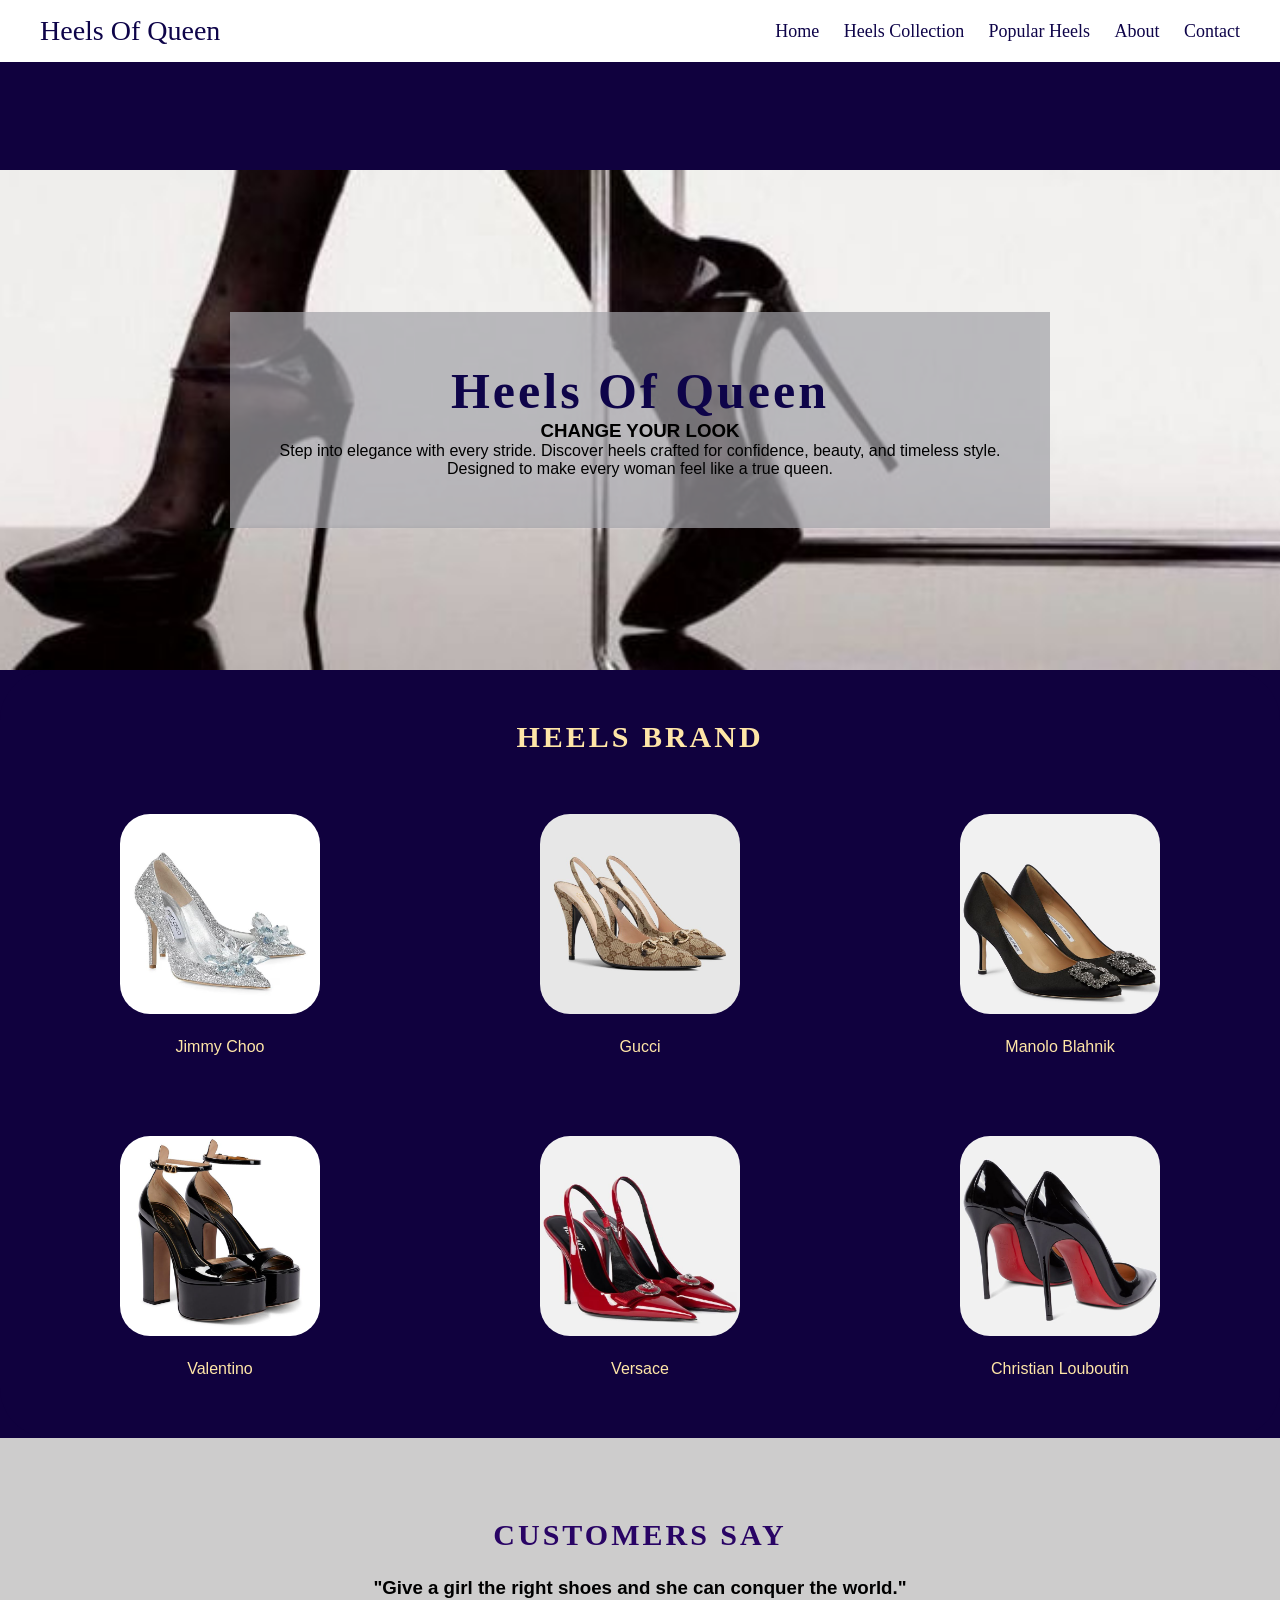
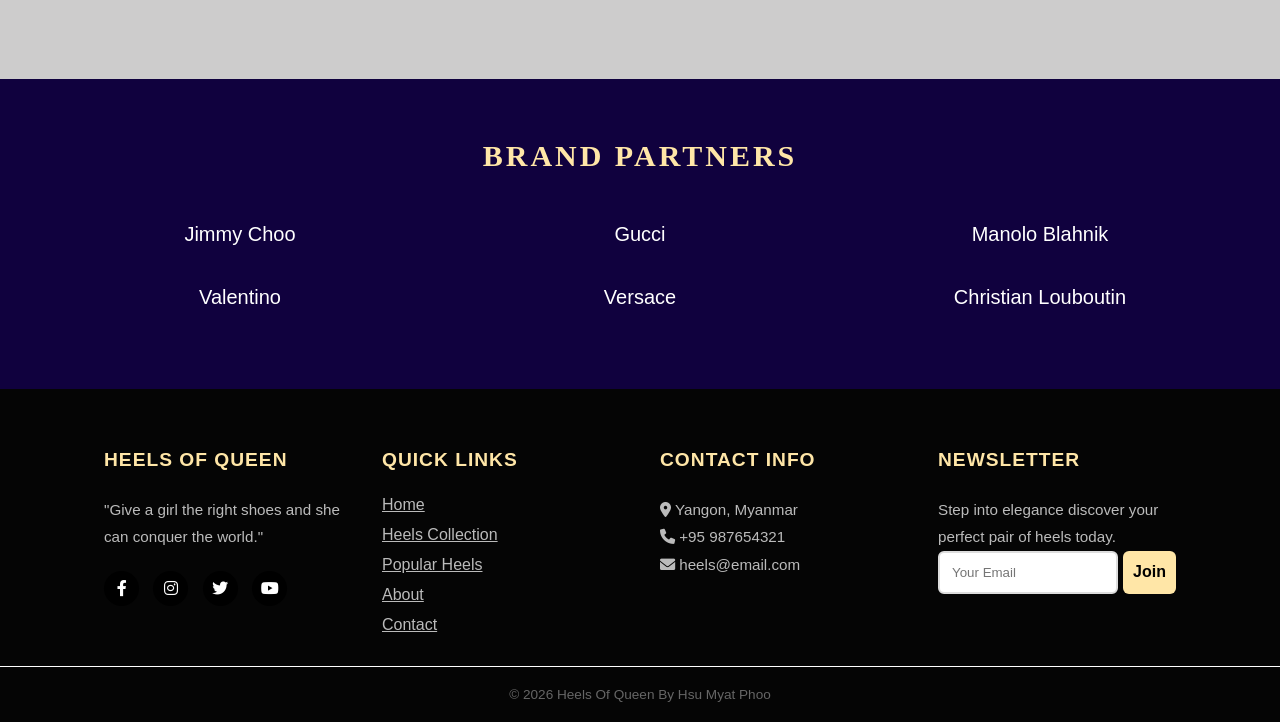
<file: index.html>
<!DOCTYPE html>
<html lang="en">
<head>
<meta charset="UTF-8">
<meta name="viewport" content="width=device-width, initial-scale=1.0">
<title>Heels Of Queen</title>
<link rel="stylesheet" href="style.css">
</head>

<body>

<!-- Header -->
<header>
    <div class="logo">Heels Of Queen</div>
    <nav>
       <a href="./index.html">Home</a>
        <a href="./heels collection.html">Heels Collection</a>
        <a href="./popular heels.html">Popular Heels</a>
        <a href="./about.html">About</a>
        <a href="./contact.html">Contact</a>
    
    </nav>
</header>

<!-- Hero Section -->
<section class="hero">
    <div class="hero-text">
        <h1>Heels Of Queen</h1>
        <h3>CHANGE YOUR LOOK</h3>
        <p>Step into elegance with every stride. Discover heels crafted for confidence, beauty, and timeless style.</p>
        <p> Designed to make every woman feel like a true queen.</p>
       
    </div>
</section>

<!-- Product Section -->
<section class="Main">

<h2>HEELS BRAND</h2>

<div class="Main-container">

<div class="Main-card">
<img src="Jimmy Choo Ari 110 Embellished Pumps.jpg">
<p>Jimmy Choo </p>
</div>

<div class="Main-card">
<img src="Gucci Heels for Women _ Women's Designer Heels.jpg">
<p>Gucci</p>
</div>

<div class="Main-card">
<img src="Hangisi 90 embellished satin pumps in black - Manolo Blahnik _ Mytheresa.jpg">
<p>Manolo Blahnik</p>
</div>

<div class="Main-card">
<img src="Valentino Garavani Tan-Go 155 patent leather platform sandals.jpg">
<p>Valentino</p>
</div>

<div class="Main-card">
<img src="Versace for Women _ Shop at Mytheresa.jpg">
<p>Versace</p>
</div>

<div class="Main-card">
<img src="So Kate 120 patent leather pumps in black - Christian Louboutin _ Mytheresa.jpg">
<p>Christian Louboutin</p>
</div>

</div>
</section>

<!-- Testimonial -->
<section class="testimonial">

<h2>CUSTOMERS SAY</h2>

<p class="quote">
<h3>"Give a girl the right shoes and she can conquer the world."</h3>
</p>

</section>

<!-- Brand Partners -->
<section class="brands">
<h2>BRAND PARTNERS</h2>

<div class="brand-grid">
<span>Jimmy Choo</span>
<span>Gucci</span>
<span>Manolo Blahnik</span>
<span>Valentino</span>
<span>Versace</span>
<span>Christian Louboutin</span>
</div>

</section>

<!-- Footer -->

  <footer class="main-footer">
    <div class="footer-container">
        <div class="footer-col">
           <h4>Heels Of Queen</h4>
            <p>"Give a girl the right shoes and she can conquer the world."</p>
            <div class="social-icons">
                <a href="https://www.facebook.com"><i class="fab fa-facebook-f"></i></a>
                <a href="https://www.instagram.com"><i class="fab fa-instagram"></i></a>
                <a href="https://www.twitter.com"><i class="fab fa-twitter"></i></a>
                <a href="https://www.youtube.com"><i class="fab fa-youtube"></i></a>
            </div>
        </div>

        <div class="footer-col">
            <h4>Quick Links</h4>
            <ul>
                <li><a href="index.html">Home</a></li>
                <li><a href="heels collection.html">Heels Collection</a></li>
                <li><a href="popular heels.html">Popular Heels</a></li>
                <li><a href="about.html">About</a></li>
                <li><a href="contact.html">Contact</a></li>
            </ul>
        </div>

        <div class="footer-col">
            <h4>Contact Info</h4>
            <p><i class="fas fa-map-marker-alt"></i> Yangon, Myanmar</p>
            <p><i class="fas fa-phone"></i> +95 987654321</p>
            <p><i class="fas fa-envelope"></i> heels@email.com</p>
        </div>

        <div class="footer-col">
            <h4>Newsletter</h4>
            <p>Step into elegance discover your perfect pair of heels today.</p>
           <form action="#confirm-box4" class="confirm-box4-noti newsletter-form">
                <input type="email" placeholder="Your Email" required>
                <button type="submit" class="order-btn4">Join</button>
            </form>

        </div>
    </div>
    <div class="footer-bottom">
        <p>© 2026 Heels Of Queen By Hsu Myat Phoo</p>
    </div>
</footer>

<div id="confirm-box4" class="modal-overlay4">
    <div class="modal-content4">
        <h3>Successfully joined!</h3>
        <p>Thank you for your subscribing.</p>
        <a href="#" class="close-btn4">OK</a>
    </div>
</div>


<link rel="stylesheet" href="https://cdnjs.cloudflare.com/ajax/libs/font-awesome/6.0.0/css/all.min.css">

</body>
</html>
</file>
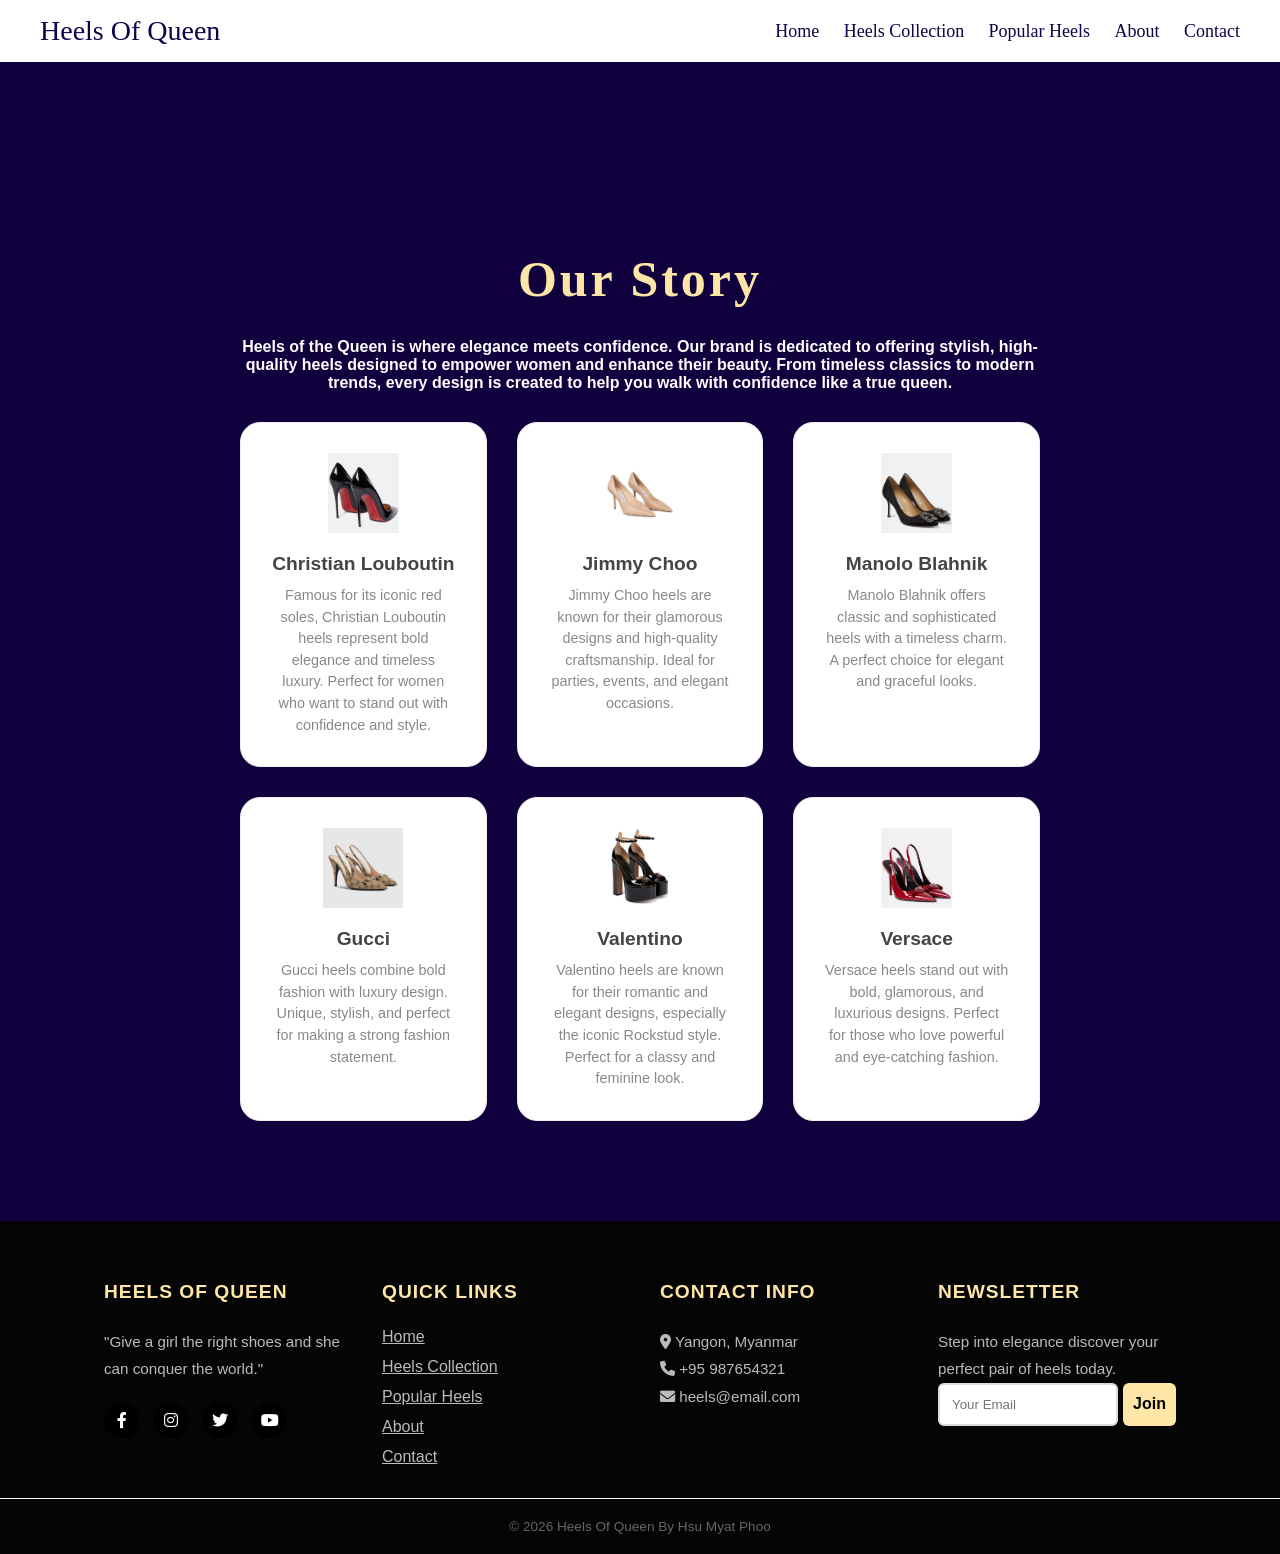
<file: about.html>
<!DOCTYPE html>
<html lang="en">
<head>
<meta charset="UTF-8">
<meta name="viewport" content="width=device-width, initial-scale=1.0">
<title>Heels Of Queen</title>
<link rel="stylesheet" href="style.css">
<link rel="stylesheet" href="https://cdnjs.cloudflare.com/ajax/libs/font-awesome/6.0.0/css/all.min.css">

</head>

<body>

    <header>
    <div class="logo">Heels Of Queen</div>
   <nav>
        <a href="./index.html">Home</a>
        <a href="./heels collection.html">Heels Collection</a>
        <a href="./popular heels.html">Popular Heels</a>
        <a href="./about.html">About</a>
        <a href="./contact.html">Contact</a>
     
    </nav>
    </header>
<section id="about">
    <div class="about-container">
        <div class="about-header">
            <h2>Our Story</h2>
            <h4>Heels of the Queen is where elegance meets confidence. Our brand is dedicated to offering stylish, high-quality heels designed to empower women and enhance their beauty. From timeless classics to modern trends, every design is created to help you walk with confidence like a true queen.</h4>
        </div>


        <div class="brands-grid">
            <div class="brand-card">
                <div class="brand-logo">
                    <img src="So Kate 120 patent leather pumps in black - Christian Louboutin _ Mytheresa.jpg" alt="Christian Louboutin">
                </div>
                <h3>Christian Louboutin</h3>
                <p>Famous for its iconic red soles, Christian Louboutin heels represent bold elegance and timeless luxury. Perfect for women who want to stand out with confidence and style.</p>
            </div>

            <div class="brand-card">
                <div class="brand-logo">
                    <img src="photo_2026-03-24_21-14-37.jpg" alt="Jimmy Choo">
                </div>
                <h3>Jimmy Choo</h3>
                <p>Jimmy Choo heels are known for their glamorous designs and high-quality craftsmanship. Ideal for parties, events, and elegant occasions.</p>
            </div>

            <div class="brand-card">
                <div class="brand-logo">
                    <img src="Hangisi 90 embellished satin pumps in black - Manolo Blahnik _ Mytheresa.jpg" alt="Manolo Blahnik">
                </div>
                <h3>Manolo Blahnik</h3>
                <p>Manolo Blahnik offers classic and sophisticated heels with a timeless charm. A perfect choice for elegant and graceful looks.</p>
            </div>

            <div class="brand-card">
                <div class="brand-logo">
                    <img src="Gucci Heels for Women _ Women's Designer Heels.jpg" alt="Gucci">
                </div>
                <h3>Gucci</h3>
                <p>Gucci heels combine bold fashion with luxury design. Unique, stylish, and perfect for making a strong fashion statement.</p>
            </div>

            <div class="brand-card">
                <div class="brand-logo">
                    <img src="Valentino Garavani Tan-Go 155 patent leather platform sandals.jpg" alt="Prada">
                </div>
                <h3>Valentino</h3>
                <p>Valentino heels are known for their romantic and elegant designs, especially the iconic Rockstud style. Perfect for a classy and feminine look.</p>
            </div>

            <div class="brand-card">
                <div class="brand-logo">
                <img src="Versace for Women _ Shop at Mytheresa.jpg" alt="Heel">
                </div>
                <h3>Versace</h3>
                <p>Versace heels stand out with bold, glamorous, and luxurious designs. Perfect for those who love powerful and eye-catching fashion.</p>
            </div>
        </div>
    </div>
</section>

 <footer class="main-footer">
    <div class="footer-container">
        <div class="footer-col">
           <h4>Heels Of Queen</h4>
            <p>"Give a girl the right shoes and she can conquer the world."</p>
            <div class="social-icons">
                <a href="https://www.facebook.com"><i class="fab fa-facebook-f"></i></a>
                <a href="https://www.instagram.com"><i class="fab fa-instagram"></i></a>
                <a href="https://www.twitter.com"><i class="fab fa-twitter"></i></a>
                <a href="https://www.youtube.com"><i class="fab fa-youtube"></i></a>
            </div>
        </div>

        <div class="footer-col">
            <h4>Quick Links</h4>
            <ul>
                <li><a href="index.html">Home</a></li>
                <li><a href="heels collection.html">Heels Collection</a></li>
                <li><a href="popular heels.html">Popular Heels</a></li>
                <li><a href="about.html">About</a></li>
                <li><a href="contact.html">Contact</a></li>
            </ul>
        </div>

        <div class="footer-col">
            <h4>Contact Info</h4>
            <p><i class="fas fa-map-marker-alt"></i> Yangon, Myanmar</p>
            <p><i class="fas fa-phone"></i> +95 987654321</p>
            <p><i class="fas fa-envelope"></i> heels@email.com</p>
        </div>

        <div class="footer-col">
            <h4>Newsletter</h4>
            <p>Step into elegance discover your perfect pair of heels today.</p>
           <form action="#confirm-box4" class="confirm-box4-noti newsletter-form">
                <input type="email" placeholder="Your Email" required>
                <button type="submit" class="order-btn4">Join</button>
            </form>

        </div>
    </div>
    <div class="footer-bottom">
        <p>© 2026 Heels Of Queen By Hsu Myat Phoo</p>
    </div>
</footer>

<div id="confirm-box4" class="modal-overlay4">
    <div class="modal-content4">
        <h3>Successfully joined!</h3>
        <p>Thank you for your subscribing.</p>
        <a href="#" class="close-btn4">OK</a>
    </div>
</div>

<link rel="stylesheet" href="https://cdnjs.cloudflare.com/ajax/libs/font-awesome/6.0.0/css/all.min.css">
</body>
</html>
</file>
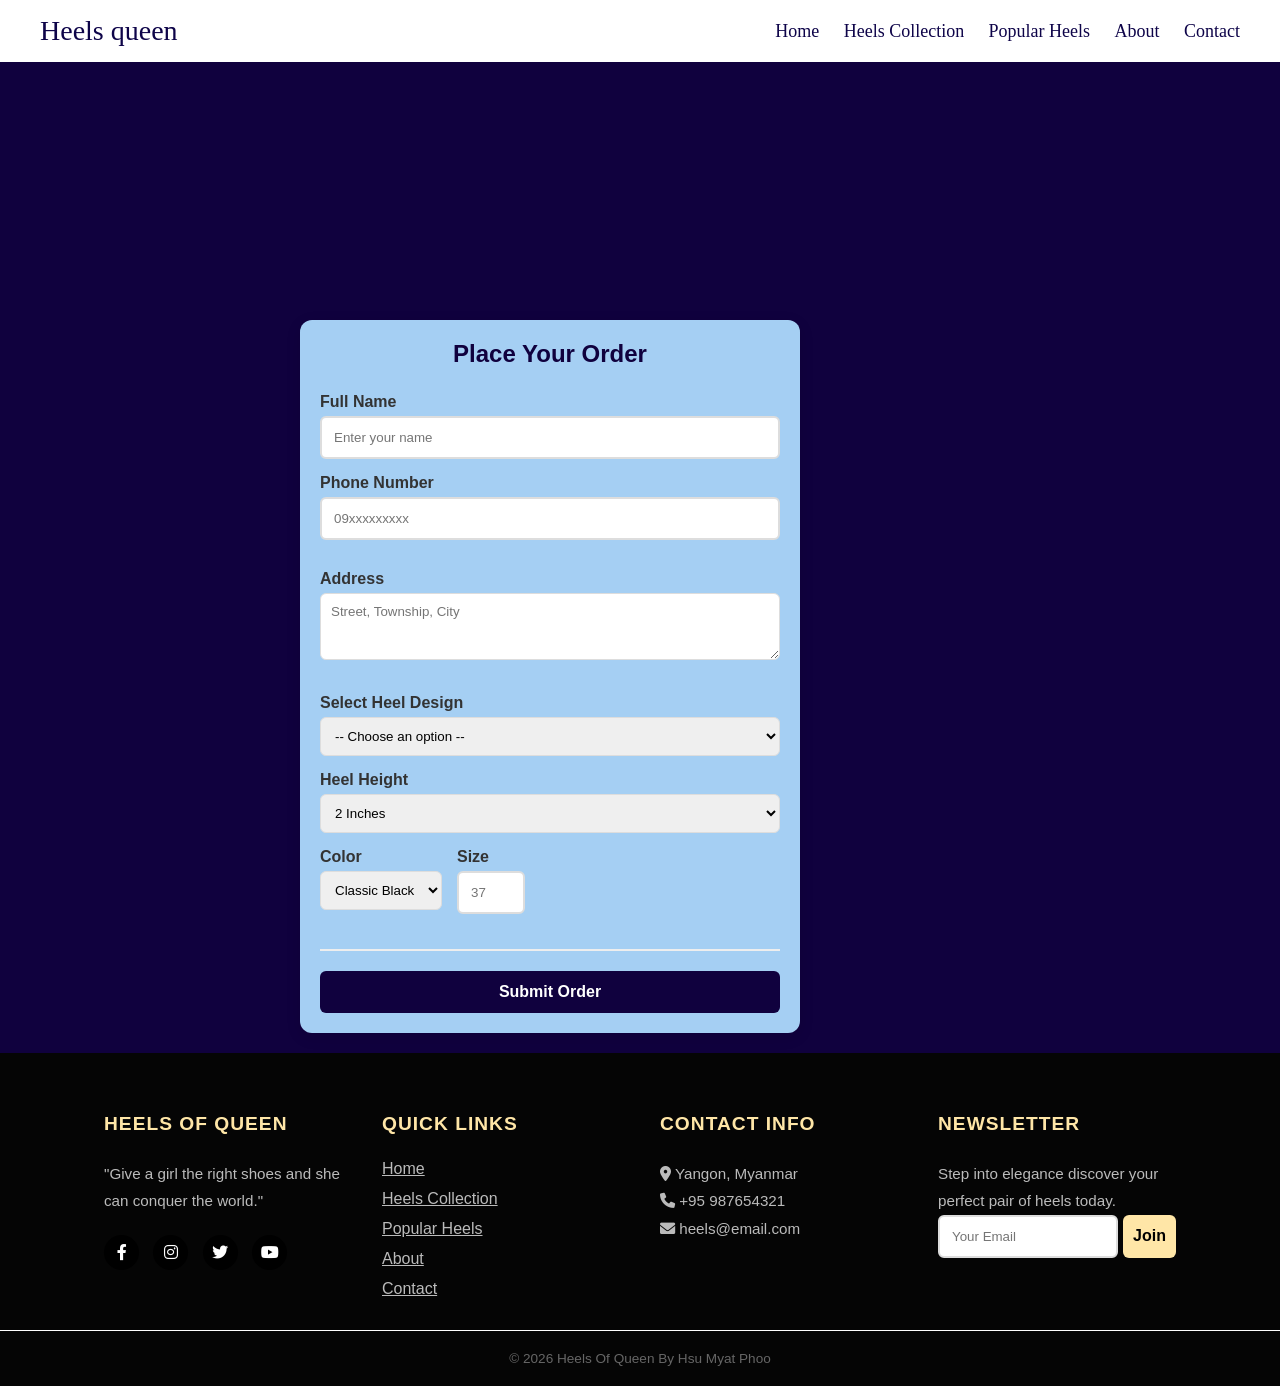
<file: buynow.html>
<!DOCTYPE html>
<html lang="en">
<head>
    <meta charset="UTF-8">
    <meta name="viewport" content="width=device-width, initial-scale=1.0">
    <title>Order Form</title>
    <link rel="stylesheet" href="style.css">

</head>
<body>

    <!-- Header -->
<header>
    <div class="logo">Heels queen</div>
    <nav>
        <a href="./index.html">Home</a>
        <a href="./heels collection.html">Heels Collection</a>
        <a href="./popular heels.html">Popular Heels</a>
        <a href="./about.html">About</a>
        <a href="./contact.html">Contact</a>
     
    </nav>
</header>
     
<div class="order">
        <form id="order-form" action="#confirm-box1">
            <h2>Place Your Order</h2>

            <div class="form-group">
                <label for="name">Full Name</label>
                <input type="text" id="name" placeholder="Enter your name" required>
            </div>

            <div class="form-group">
                <label for="phone">Phone Number</label>
                <input type="tel" id="phone" placeholder="09xxxxxxxxx" required>
            </div>

            <div class="form-group">
                <label for="address">Address</label>
                <textarea id="address" rows="3" placeholder="Street, Township, City" required></textarea>
            </div>
            
            <div class="form-group">
                <label for="product">Select Heel Design</label>
                <select id="product" required>
                    <option value="">-- Choose an option --</option>
                    <option value="">Love 85 Pump</option>
                    <option value="">Saeda Crystal Heel</option>
                    <option value="">Gucci Horsebit Pump</option>
                    <option value="">Gucci Marmont Heel</option>
                    <option value="">Hangisi Pump</option>
                    <option value="">BB Pump</option>
                    <option value="">Rockstud Ankle Strap Heel</option>
                    <option value="">Roman Stud Sandal</option>
                    <option value="">Medusa Aevitas Platform</option>
                    <option value="">La Greca Heel</option>
                    <option value="">So Kate Pump</option>
                    <option value="">Kate 100 Pump</option>
                </select>
            </div>

               <div class="form-group">
                <label for="height">Heel Height</label>
                <select id="height">
                    <option value="2">2 Inches</option>
                    <option value="3">3 Inches</option>
                    <option value="4">4 Inches</option>
                </select>
            </div>

            <div class="row">
                <div class="form-group">
                    <label for="color">Color</label>
                    <select id="color" required>
                        <option value="black">Classic Black</option>
                        <option value="nude">Nude</option>
                        <option value="red">Bold Red</option>
                        <option value="white">White</option>
                        <option value="brown">Brown</option>
                    </select>
                </div>
                <div class="form-group">
                    <label for="size">Size </label>
                    <input type="number" id="size" min="35" max="42" placeholder="37" required>
                </div>
            </div>

            <hr>

            <button type="submit" class="order-btn1">Submit Order</button>
        </form>
    </div>

    <div id="confirm-box1" class="modal-overlay1">
    <div class="modal-content1">
        <h3>Confirm Order!</h3>
        <p>Thank you for your order</p>
        <a href="#" class="close-btn1">OK</a>
    </div>
</div>

<footer class="main-footer">
    <div class="footer-container">
        <div class="footer-col">
           <h4>Heels Of Queen</h4>
            <p>"Give a girl the right shoes and she can conquer the world."</p>
            <div class="social-icons">
               <a href="https://www.facebook.com"><i class="fab fa-facebook-f"></i></a>
                <a href="https://www.instagram.com"><i class="fab fa-instagram"></i></a>
                <a href="https://www.twitter.com"><i class="fab fa-twitter"></i></a>
                <a href="https://www.youtube.com"><i class="fab fa-youtube"></i></a>
            </div>
        </div>

        <div class="footer-col">
            <h4>Quick Links</h4>
            <ul>
                <li><a href="index.html">Home</a></li>
                <li><a href="heels collection.html">Heels Collection</a></li>
                <li><a href="popular heels.html">Popular Heels</a></li>
                <li><a href="about.html">About</a></li>
                <li><a href="contact.html">Contact</a></li>
            </ul>
        </div>

        <div class="footer-col">
            <h4>Contact Info</h4>
            <p><i class="fas fa-map-marker-alt"></i> Yangon, Myanmar</p>
            <p><i class="fas fa-phone"></i> +95 987654321</p>
            <p><i class="fas fa-envelope"></i> heels@email.com</p>
        </div>

        <div class="footer-col">
            <h4>Newsletter</h4>
            <p>Step into elegance discover your perfect pair of heels today.</p>
           <form action="#confirm-box4" class="confirm-box4-noti newsletter-form">
                <input type="email" placeholder="Your Email" required>
                <button type="submit" class="order-btn4">Join</button>
            </form>

        </div>
    </div>
    <div class="footer-bottom">
        <p>© 2026 Heels Of Queen By Hsu Myat Phoo</p>
    </div>
</footer>

<div id="confirm-box4" class="modal-overlay4">
    <div class="modal-content4">
        <h3>Successfully joined!</h3>
        <p>Thank you for your subscribing.</p>
        <a href="#" class="close-btn4">OK</a>
    </div>
</div>

<link rel="stylesheet" href="https://cdnjs.cloudflare.com/ajax/libs/font-awesome/6.0.0/css/all.min.css">
</body>
</html>
</file>
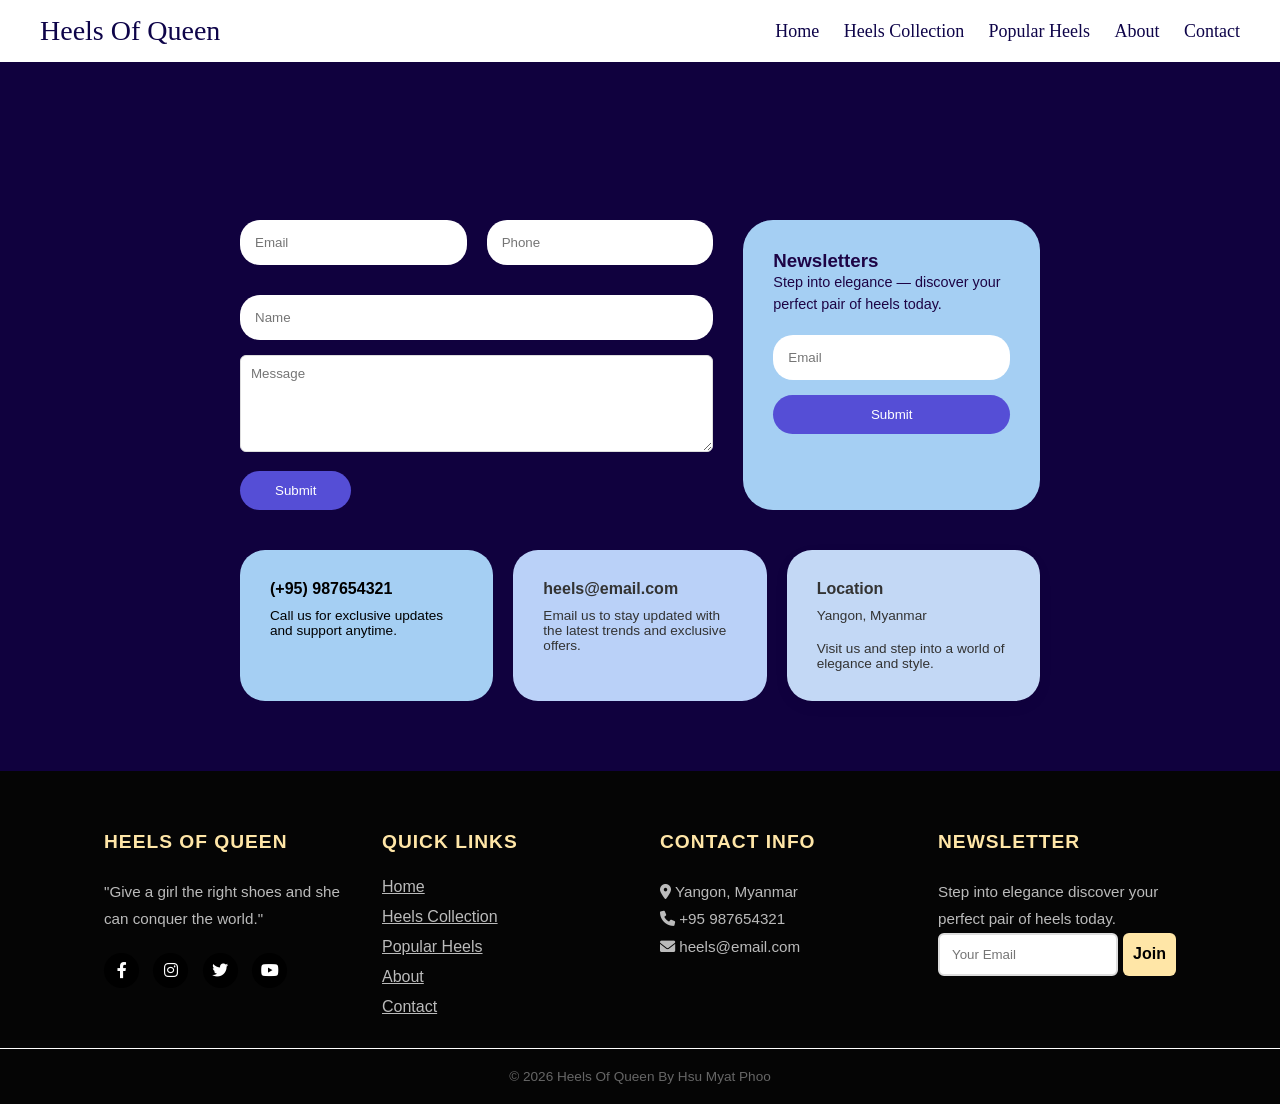
<file: contact.html>
<!DOCTYPE html>
<html lang="en">
<head>
<meta charset="UTF-8">
<meta name="viewport" content="width=device-width, initial-scale=1.0">
<title>Heels Of Queen</title>
<link rel="stylesheet" href="style.css">
</head>

<body>

    
<!-- Header -->
<header>
    <div class="logo">Heels Of Queen</div>
    <nav>
       <a href="./index.html">Home</a>
        <a href="./heels collection.html">Heels Collection</a>
        <a href="./popular heels.html">Popular Heels</a>
        <a href="./about.html">About</a>
        <a href="./contact.html">Contact</a>
     
    </nav>
</header>

  <section id="contact">
    <div class="contact-container">
        <div class="contact-top">
            <form class="contact-form">
                <div class="form-row">
                    <input type="email" placeholder="Email" required>
                    <input type="tel" placeholder="Phone">
                </div>
                <input type="tel" placeholder="Name">
                <textarea placeholder="Message" rows="5"></textarea>
                <button type="submit" class="btn-submit">Submit</button>
            </form>

            <div class="newsletter-box">
                <h3> Newsletters</h3>
                <p>Step into elegance — discover your perfect pair of heels today. </p>
                <input type="email" placeholder="Email">
                <button type="submit" class="btn-newsletter">Submit</button>
            </div>
        </div>

        <div class="contact-info-grid">
            <div class="info-card bg-teal">
                <div class="info-text">
                    <h4>(+95) 987654321 </h4>
                    <p>Call us for exclusive updates and support anytime.</p>
                </div>
            </div>

            <div class="info-card bg-light-teal">
                <div class="info-text">
                    <h4>heels@email.com</h4>
                    <p>Email us to stay updated with the latest trends and exclusive offers.</p>
                </div>
            </div>

            <div class="info-card bg-white">
                <div class="info-text">
                    <h4>Location</h4>
                    <p>Yangon, Myanmar</p><br>
                    <p>Visit us and step into a world of elegance and style.</p>
                </div>
            </div>
        </div>
    </div>
</section>  

  <footer class="main-footer">
    <div class="footer-container">
        <div class="footer-col">
           <h4>Heels Of Queen</h4>
            <p>"Give a girl the right shoes and she can conquer the world."</p>
            <div class="social-icons">
                <a href="https://www.facebook.com"><i class="fab fa-facebook-f"></i></a>
                <a href="https://www.instagram.com"><i class="fab fa-instagram"></i></a>
                <a href="https://www.twitter.com"><i class="fab fa-twitter"></i></a>
                <a href="https://www.youtube.com"><i class="fab fa-youtube"></i></a>
            </div>
        </div>

        <div class="footer-col">
            <h4>Quick Links</h4>
            <ul>
                <li><a href="index.html">Home</a></li>
                <li><a href="heels collection.html">Heels Collection</a></li>
                <li><a href="popular heels.html">Popular Heels</a></li>
                <li><a href="about.html">About</a></li>
                <li><a href="contact.html">Contact</a></li>
            </ul>
        </div>

        <div class="footer-col">
            <h4>Contact Info</h4>
            <p><i class="fas fa-map-marker-alt"></i> Yangon, Myanmar</p>
            <p><i class="fas fa-phone"></i> +95 987654321</p>
            <p><i class="fas fa-envelope"></i> heels@email.com</p>
        </div>

        <div class="footer-col">
            <h4>Newsletter</h4>
            <p>Step into elegance discover your perfect pair of heels today.</p>
            <form action="#confirm-box4" class="confirm-box4-noti newsletter-form">
                <input type="email" placeholder="Your Email" required>
                <button type="submit" class="order-btn4">Join</button>
            </form>

        </div>
    </div>
    <div class="footer-bottom">
        <p>© 2026 Heels Of Queen By Hsu Myat Phoo</p>
    </div>
</footer>

<div id="confirm-box4" class="modal-overlay4">
    <div class="modal-content4">
        <h3>Successfully joined!</h3>
        <p>Thank you for your subscribing.</p>
        <a href="#" class="close-btn4">OK</a>
    </div>
</div>

<link rel="stylesheet" href="https://cdnjs.cloudflare.com/ajax/libs/font-awesome/6.0.0/css/all.min.css">
  
</body>
</html>
</file>
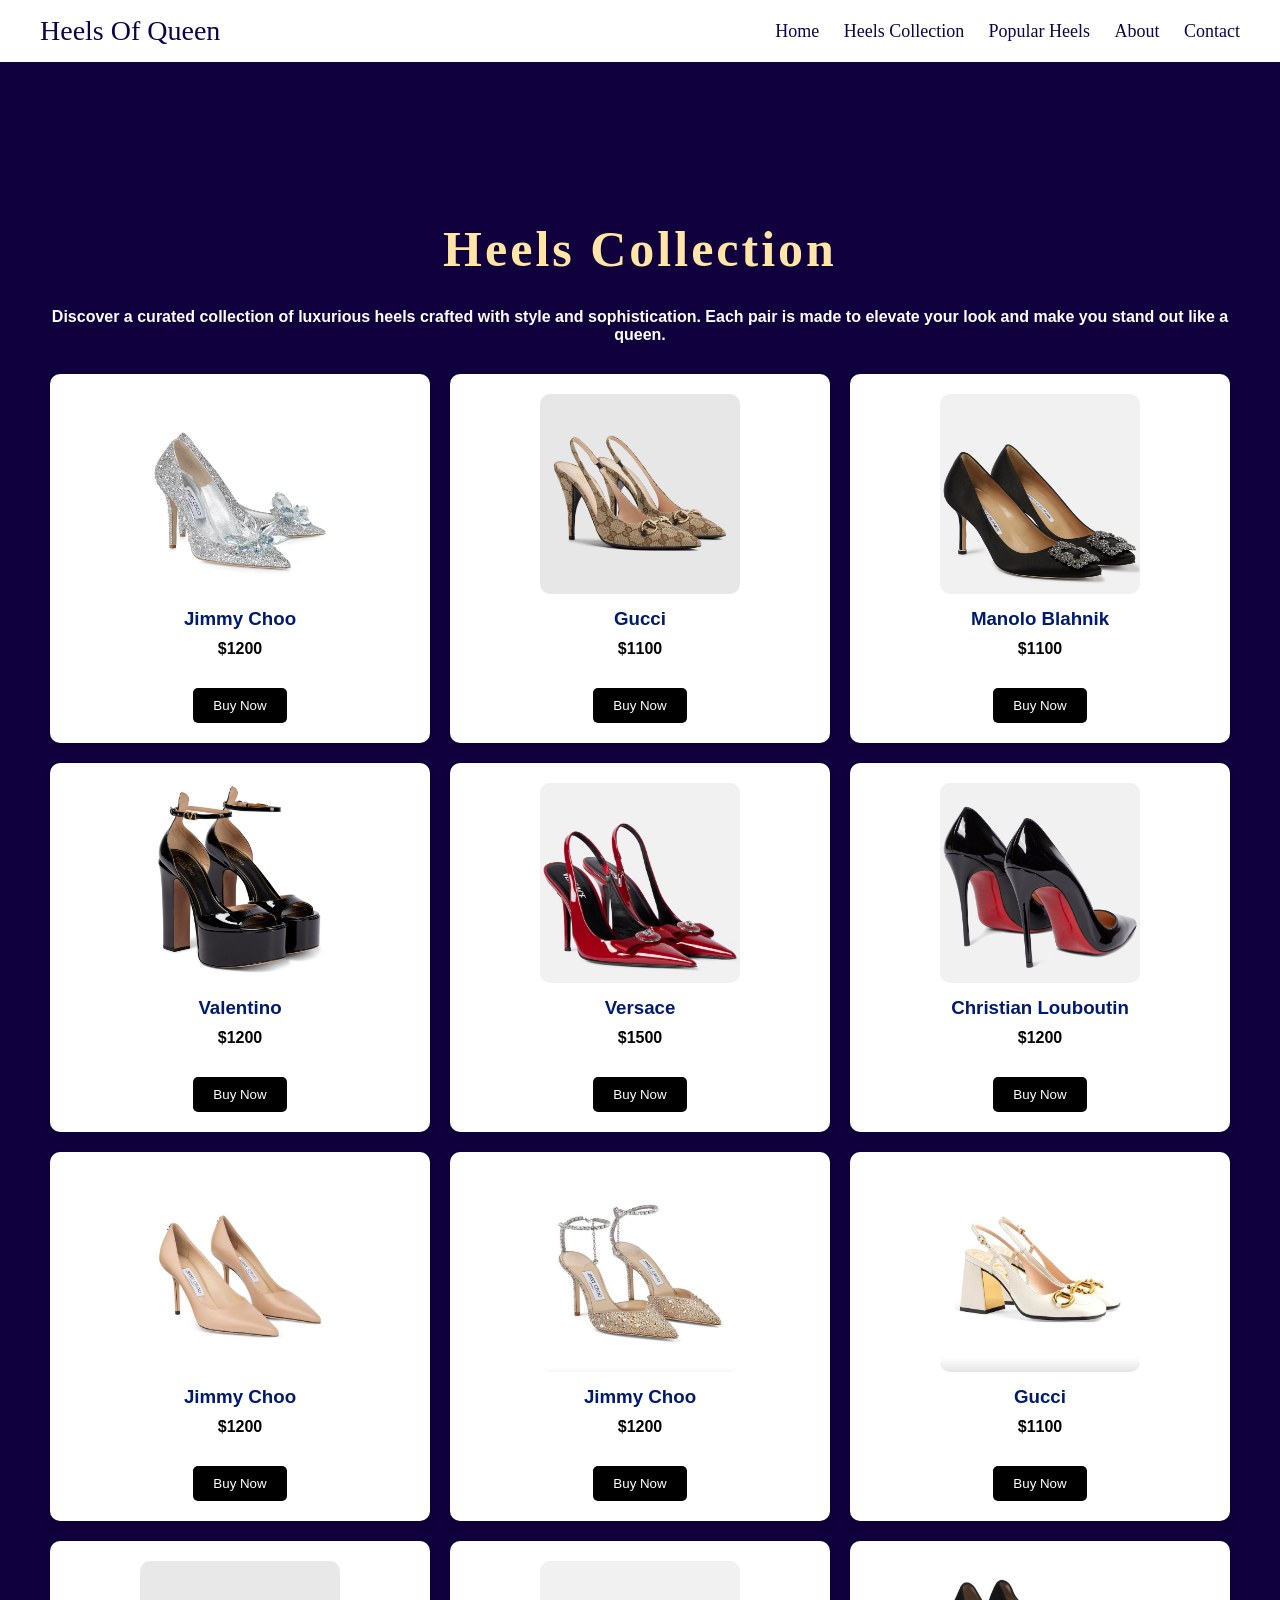
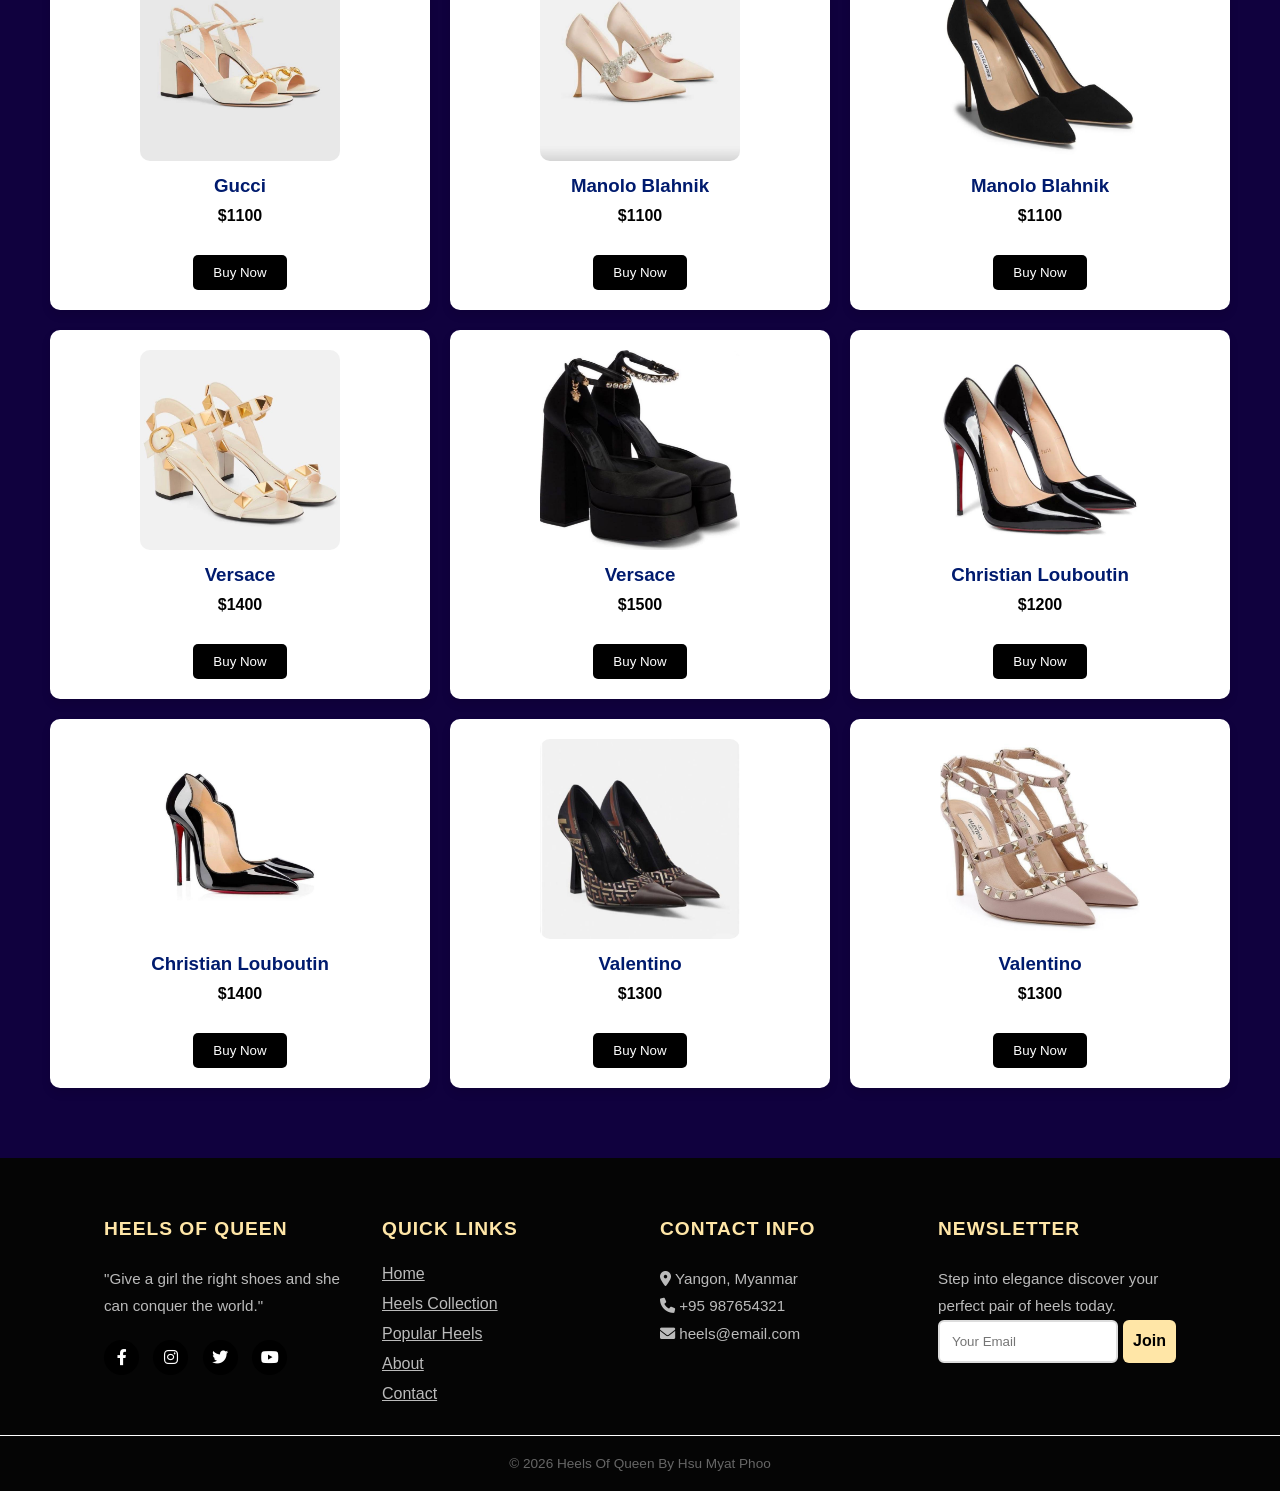
<file: heels collection.html>
<!DOCTYPE html>
<html lang="en">
<head>
<meta charset="UTF-8">
<meta name="viewport" content="width=device-width, initial-scale=1.0">
<title>Heels Of Queen</title>
<link rel="stylesheet" href="style.css">
<link rel="stylesheet" href="https://cdnjs.cloudflare.com/ajax/libs/font-awesome/6.0.0/css/all.min.css">
</head>

<body>

<!-- Header -->
<header>
    <div class="logo">Heels Of Queen</div>
    <nav>
      <a href="./index.html">Home</a>
        <a href="./heels collection.html">Heels Collection</a>
        <a href="./popular heels.html">Popular Heels</a>
        <a href="./about.html">About</a>
        <a href="./contact.html">Contact</a>
     
    </nav>
</header>

<section class="heels">
    <h1>Heels Collection</h1>
    <h4>Discover a curated collection of luxurious heels crafted with style and sophistication. Each pair is made to elevate your look and make you stand out like a queen.</h4>
    <div class="heels-container">

        <div class="heel-card">
            <img src="Jimmy Choo Ari 110 Embellished Pumps.jpg" alt="Heel">
            <h3>Jimmy Choo</h3>
            <p>$1200</p>
            <a href="./buynow.html"> <button>Buy Now</button></a>
        </div>

        <div class="heel-card">
            <img src="Gucci Heels for Women _ Women's Designer Heels.jpg" alt="Hee2">
            <h3>Gucci</h3>
            <p>$1100</p>
          <a href="./buynow.html"> <button>Buy Now</button></a>
        </div>

        <div class="heel-card">
            <img src="Hangisi 90 embellished satin pumps in black - Manolo Blahnik _ Mytheresa.jpg" alt="Hee3">
            <h3>Manolo Blahnik </h3>
            <p>$1100</p>
           <a href="./buynow.html"> <button>Buy Now</button></a>
        </div>

        <div class="heel-card">
            <img src="Valentino Garavani Tan-Go 155 patent leather platform sandals.jpg" alt="Hee4">
            <h3>Valentino</h3>
            <p>$1200</p>
            <a href="./buynow.html"> <button>Buy Now</button></a>
        </div>

        <div class="heel-card">
            <img src="Versace for Women _ Shop at Mytheresa.jpg" alt="Hee5">
            <h3>Versace</h3>
            <p>$1500</p>
            <a href="./buynow.html"> <button>Buy Now</button></a>
        </div>

        <div class="heel-card">
            <img src="So Kate 120 patent leather pumps in black - Christian Louboutin _ Mytheresa.jpg" alt="Hee6">
            <h3>Christian Louboutin</h3>
            <p>$1200</p>
           <a href="./buynow.html"> <button>Buy Now</button></a>
        </div>

        <div class="heel-card">
            <img src="photo_2026-03-24_21-14-37.jpg" alt="Hee7">
            <h3>Jimmy Choo</h3>
            <p>$1200</p>
           <a href="./buynow.html"> <button>Buy Now</button></a>
        </div>
        
        <div class="heel-card">
            <img src="photo_2026-03-24_21-16-29.jpg" alt="Hee8">
            <h3>Jimmy Choo</h3>
            <p>$1200</p>
           <a href="./buynow.html"> <button>Buy Now</button></a>
        </div>

        <div class="heel-card">
            <img src="photo_2026-03-24_21-19-44.jpg" alt="Hee9">
            <h3>Gucci</h3>
            <p>$1100</p>
           <a href="./buynow.html"> <button>Buy Now</button></a>
        </div>

        <div class="heel-card">
            <img src="photo_2026-03-24_21-21-55.jpg" alt="Heel0">
            <h3>Gucci</h3>
            <p>$1100</p>
           <a href="./buynow.html"> <button>Buy Now</button></a>
        </div>

        <div class="heel-card">
            <img src="photo_2026-03-24_21-24-05.jpg" alt="Heel1">
            <h3>Manolo Blahnik</h3>
            <p>$1100</p>
           <a href="./buynow.html"> <button>Buy Now</button></a>
        </div>

        <div class="heel-card">
            <img src="photo_2026-03-24_21-25-45.jpg" alt="Heel2">
            <h3>Manolo Blahnik</h3>
            <p>$1100</p>
           <a href="./buynow.html"> <button>Buy Now</button></a>
        </div>

        <div class="heel-card">
            <img src="photo_2026-03-24_21-27-58.jpg" alt="Heel3">
            <h3>Versace</h3>
            <p>$1400</p>
           <a href="./buynow.html"> <button>Buy Now</button></a>
        </div>

        <div class="heel-card">
            <img src="photo_2026-03-24_21-29-47.jpg" alt="Heel4">
            <h3>Versace</h3>
            <p>$1500</p>
           <a href="./buynow.html"> <button>Buy Now</button></a>
        </div>

        <div class="heel-card">
            <img src="photo_2026-03-24_21-37-12 (2).jpg" alt="Heel5">
            <h3>Christian Louboutin</h3>
            <p>$1200</p>
           <a href="./buynow.html"> <button>Buy Now</button></a>
        </div>

        <div class="heel-card">
            <img src="photo_2026-03-24_21-37-12 (3).jpg" alt="Heel6">
            <h3>Christian Louboutin</h3>
            <p>$1400</p>
           <a href="./buynow.html"> <button>Buy Now</button></a>
        </div>

        <div class="heel-card">
            <img src="photo_2026-03-24_21-37-12.jpg" alt="Heel7">
            <h3>Valentino</h3>
            <p>$1300</p>
           <a href="./buynow.html"> <button>Buy Now</button></a>
        </div>

        <div class="heel-card">
            <img src="photo_2026-03-25_11-03-31.jpg" alt="Heel8">
            <h3>Valentino</h3>
            <p>$1300</p>
           <a href="./buynow.html"> <button>Buy Now</button></a>
        </div>


    </div>
</section>



  <footer class="main-footer">
    <div class="footer-container">
        <div class="footer-col">
           <h4>Heels Of Queen</h4>
            <p>"Give a girl the right shoes and she can conquer the world."</p>
            <div class="social-icons">
               <a href="https://www.facebook.com"><i class="fab fa-facebook-f"></i></a>
                <a href="https://www.instagram.com"><i class="fab fa-instagram"></i></a>
                <a href="https://www.twitter.com"><i class="fab fa-twitter"></i></a>
                <a href="https://www.youtube.com"><i class="fab fa-youtube"></i></a>
            </div>
        </div>

        <div class="footer-col">
            <h4>Quick Links</h4>
            <ul>
                <li><a href="index.html">Home</a></li>
                <li><a href="heels collection.html">Heels Collection</a></li>
                <li><a href="popular heels.html">Popular Heels</a></li>
                <li><a href="about.html">About</a></li>
                <li><a href="contact.html">Contact</a></li>
            </ul>
        </div>

        <div class="footer-col">
            <h4>Contact Info</h4>
            <p><i class="fas fa-map-marker-alt"></i> Yangon, Myanmar</p>
            <p><i class="fas fa-phone"></i> +95 987654321</p>
            <p><i class="fas fa-envelope"></i> heels@email.com</p>
        </div>

        <div class="footer-col">
            <h4>Newsletter</h4>
            <p>Step into elegance discover your perfect pair of heels today.</p>
           <form action="#confirm-box4" class="confirm-box4-noti newsletter-form">
                <input type="email" placeholder="Your Email" required>
                <button type="submit" class="order-btn4">Join</button>
            </form>

        </div>
    </div>
    <div class="footer-bottom">
        <p>© 2026 Heels Of Queen By Hsu Myat Phoo</p>
    </div>
</footer>

<div id="confirm-box4" class="modal-overlay4">
    <div class="modal-content4">
        <h3>Successfully joined!</h3>
        <p>Thank you for your subscribing.</p>
        <a href="#" class="close-btn4">OK</a>
    </div>
</div>

</body>
</html>
</file>
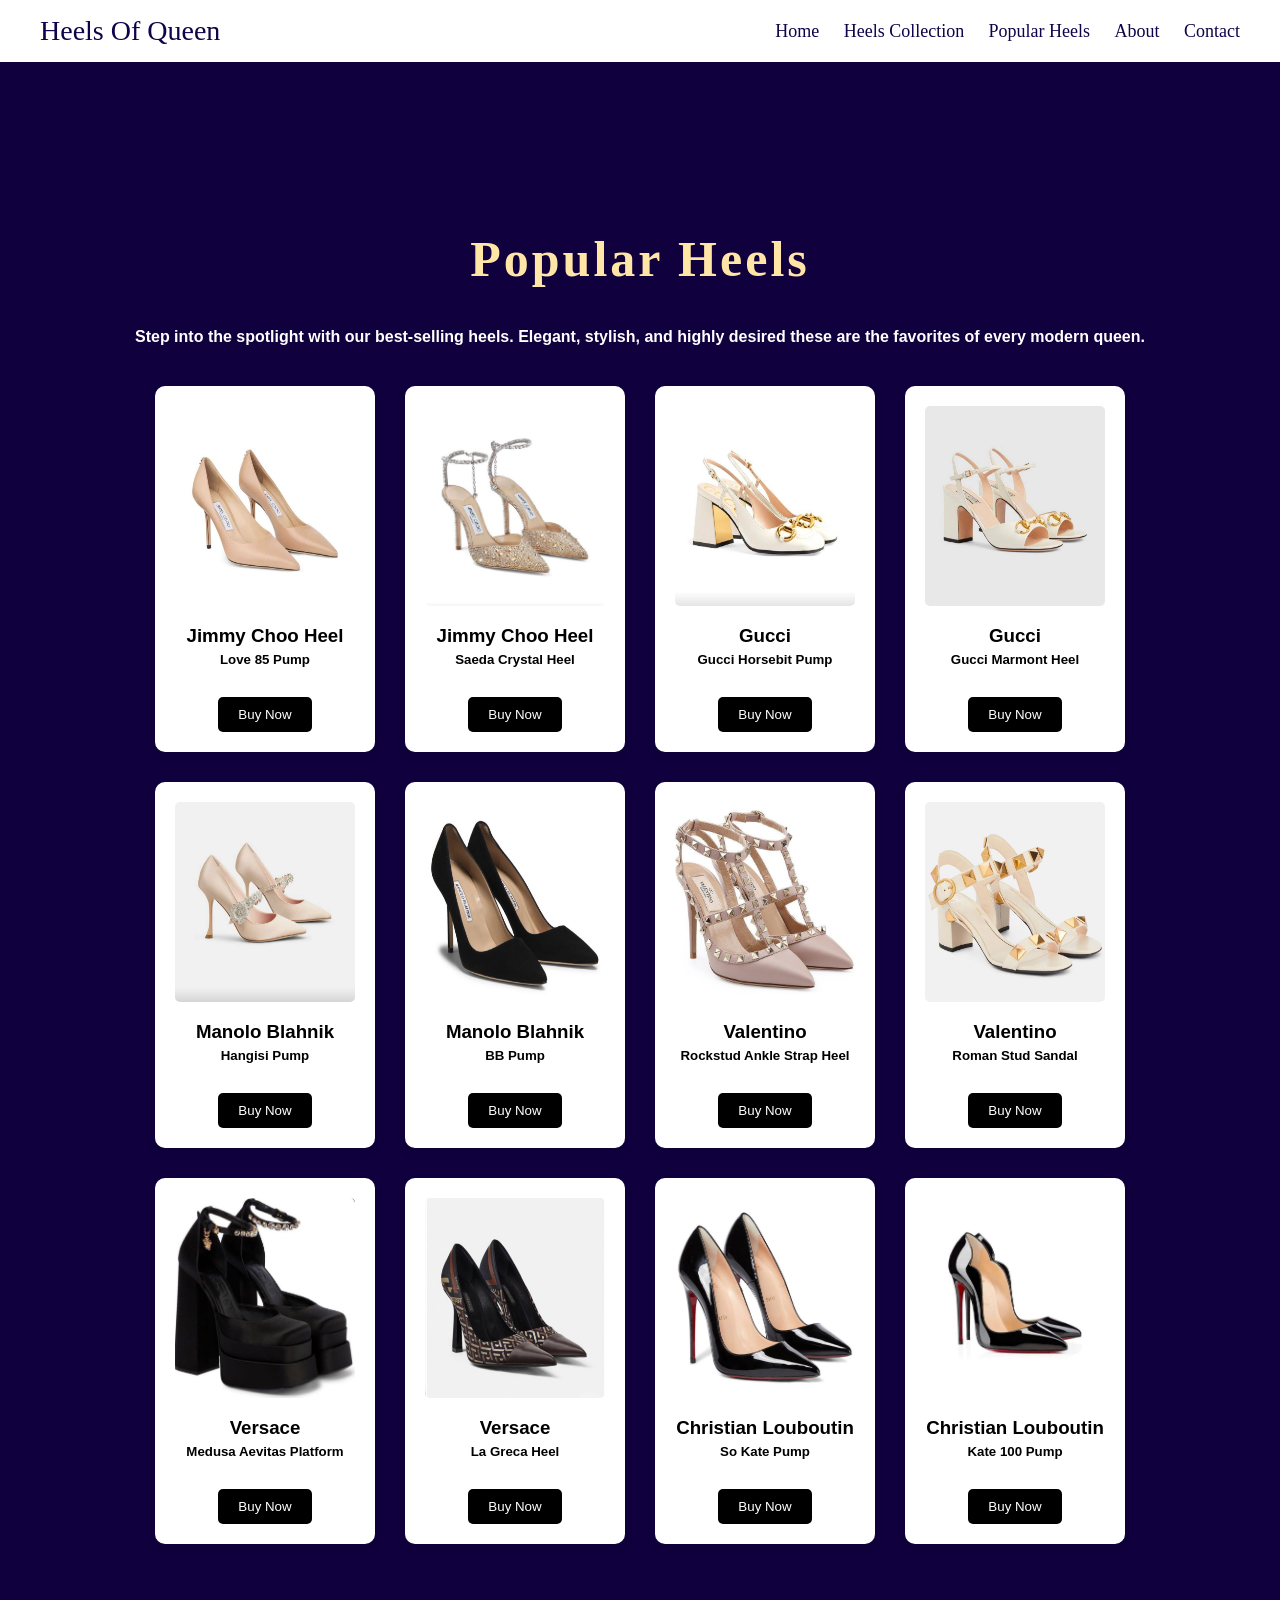
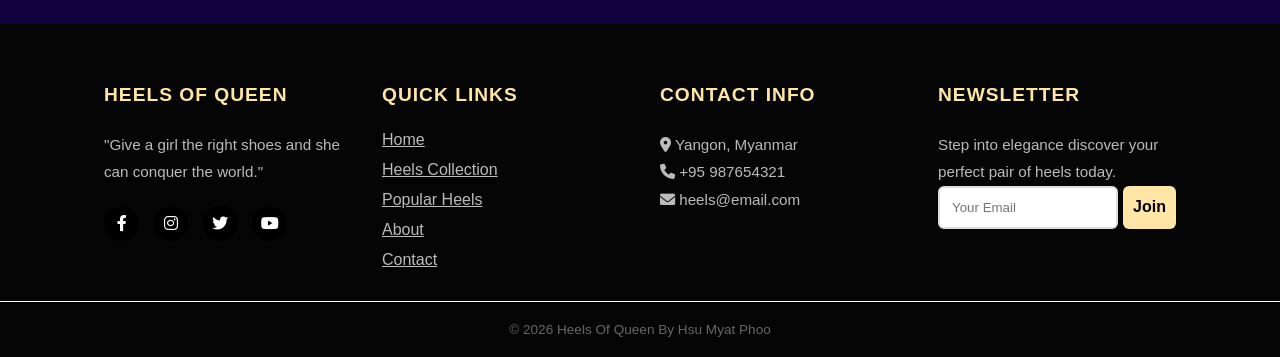
<file: popular heels.html>
<!DOCTYPE html>
<html lang="en">
<head>
<meta charset="UTF-8">
<meta name="viewport" content="width=device-width, initial-scale=1.0">
<title>Heels Of Queen</title>
<link rel="stylesheet" href="style.css">
</head>

<body>

<!-- Header -->
<header>
    <div class="logo">Heels Of Queen</div>
    <nav>
       <a href="./index.html">Home</a>
        <a href="./heels collection.html">Heels Collection</a>
        <a href="./popular heels.html">Popular Heels</a>
        <a href="./about.html">About</a>
        <a href="./contact.html">Contact</a>
     
    </nav>
</header>

    <section class="new-arrivals">
    <h2>Popular Heels</h2>
    <h4>Step into the spotlight with our best-selling heels. Elegant, stylish, and highly desired these are the favorites of every modern queen.</h4>

    <div class="products">
        <div class="product-card">
            <img src="photo_2026-03-24_21-14-37.jpg" alt="Heel 1">
            <h3>Jimmy Choo Heel</h3>
            <h5>Love 85 Pump</h5>
            <a href="./buynow.html"> <button>Buy Now</button></a>
        </div>

        <div class="product-card">
            <img src="photo_2026-03-24_21-16-29.jpg" alt="Heel 2">
            <h3>Jimmy Choo Heel</h3>
            <h5>Saeda Crystal Heel</h5>
            <a href="./buynow.html"> <button>Buy Now</button></a>
        </div>

        <div class="product-card">
            <img src="photo_2026-03-24_21-19-44.jpg" alt="Heel 3">
            <h3>Gucci</h3>
            <h5>Gucci Horsebit Pump</h5>
             <a href="./buynow.html"> <button>Buy Now</button></a>
        </div>

        <div class="product-card">
            <img src="photo_2026-03-24_21-21-55.jpg" alt="Heel 4">
            <h3>Gucci</h3>
            <h5>Gucci Marmont Heel</h5>
             <a href="./buynow.html"> <button>Buy Now</button></a>
        </div>

        <div class="product-card">
            <img src="photo_2026-03-24_21-24-05.jpg" alt="Heel 5">
            <h3>Manolo Blahnik</h3>
            <h5>Hangisi Pump</h5>
            <a href="./buynow.html"> <button>Buy Now</button></a>
        </div>

        <div class="product-card">
            <img src="photo_2026-03-24_21-25-45.jpg" alt="Heel 6">
            <h3>Manolo Blahnik</h3>
            <h5>BB Pump</h5>
             <a href="./buynow.html"> <button>Buy Now</button></a>
        </div>


        <div class="product-card">
            <img src="photo_2026-03-25_11-03-31.jpg" alt="Heel 7">
            <h3>Valentino</h3>
            <h5>Rockstud Ankle Strap Heel</h5>
             <a href="./buynow.html"> <button>Buy Now</button></a>   
        </div>

        <div class="product-card">
            <img src="photo_2026-03-24_21-27-58.jpg" alt="Heel 8">
            <h3>Valentino</h3>
            <h5>Roman Stud Sandal</h5>
            <a href="./buynow.html"> <button>Buy Now</button></a>
        </div>

        <div class="product-card">
            <img src="photo_2026-03-24_21-29-47.jpg" alt="Heel 9">
            <h3>Versace</h3>
            <h5>Medusa Aevitas Platform</h5>
            <a href="./buynow.html"> <button>Buy Now</button></a>
        </div>

        <div class="product-card">
            <img src="photo_2026-03-24_21-37-12.jpg" alt="Heel 10">
            <h3>Versace</h3>
            <h5>La Greca Heel</h5>
             <a href="./buynow.html"> <button>Buy Now</button></a>
        </div>


        <div class="product-card">
            <img src="photo_2026-03-24_21-37-12 (2).jpg" alt="Heel 11">
            <h3>Christian Louboutin</h3>
            <h5>So Kate Pump</h5>
             <a href="./buynow.html"> <button>Buy Now</button></a> 
        </div>


        <div class="product-card">
            <img src="photo_2026-03-24_21-37-12 (3).jpg" alt="Heel 12">
            <h3>Christian Louboutin</h3>
            <h5>Kate 100 Pump</h5>
             <a href="./buynow.html"> <button>Buy Now</button></a>
        </div>

    </div>
</section>

  <footer class="main-footer">
    <div class="footer-container">
        <div class="footer-col">
           <h4>Heels Of Queen</h4>
            <p>"Give a girl the right shoes and she can conquer the world."</p>
            <div class="social-icons">
                <a href="https://www.facebook.com"><i class="fab fa-facebook-f"></i></a>
                <a href="https://www.instagram.com"><i class="fab fa-instagram"></i></a>
                <a href="https://www.twitter.com"><i class="fab fa-twitter"></i></a>
                <a href="https://www.youtube.com"><i class="fab fa-youtube"></i></a>
            </div>
        </div>

        <div class="footer-col">
            <h4>Quick Links</h4>
            <ul>
                <li><a href="index.html">Home</a></li>
                <li><a href="heels collection.html">Heels Collection</a></li>
                <li><a href="popular heels.html">Popular Heels</a></li>
                <li><a href="about.html">About</a></li>
                <li><a href="contact.html">Contact</a></li>
            </ul>
        </div>

        <div class="footer-col">
            <h4>Contact Info</h4>
            <p><i class="fas fa-map-marker-alt"></i> Yangon, Myanmar</p>
            <p><i class="fas fa-phone"></i> +95 987654321</p>
            <p><i class="fas fa-envelope"></i> heels@email.com</p>
        </div>

        <div class="footer-col">
            <h4>Newsletter</h4>
            <p>Step into elegance discover your perfect pair of heels today.</p>
           <form action="#confirm-box4" class="confirm-box4-noti newsletter-form">
                <input type="email" placeholder="Your Email" required>
                <button type="submit" class="order-btn4">Join</button>
            </form>

        </div>
    </div>
    <div class="footer-bottom">
        <p>© 2026 Heels Of Queen By Hsu Myat Phoo</p>
    </div>
</footer>

<div id="confirm-box4" class="modal-overlay4">
    <div class="modal-content4">
        <h3>Successfully joined!</h3>
        <p>Thank you for your subscribing.</p>
        <a href="#" class="close-btn4">OK</a>
    </div>
</div>

<link rel="stylesheet" href="https://cdnjs.cloudflare.com/ajax/libs/font-awesome/6.0.0/css/all.min.css">
  
</body>
</html>
</file>
<file: style.css>
/* main page */
*{
margin:0;
padding:0;
box-sizing:border-box;
font-family:Arial;
}

body{
background: #10013e;
  margin-top: 70px;
  padding-top: 100px;

}

/* Header  */

header{
display:flex;
justify-content:space-between;
align-items:center;
padding:15px 40px;
background:white;
position: fixed;
top: 0;
left: 0;
width: 100%;
z-index: 1000;
}

.logo{
font-size:28px;
color:#0e0449;
font-weight:bold;
font-family: 'Times New Roman', Times, serif;
font-weight: 300;
}

nav a{
margin-left:20px;
text-decoration:none;
color:#0e0449;
font-size: 18px;
font-family: 'Playfair Display', serif;
font-weight: 300;
}

nav a:hover{
  color: #000;
}

/* index */

.hero{
height:500px;
background:url("download\ \(51\).jpg") center/cover;
display:flex;
align-items:center;
justify-content:center;

}

.hero-text{
background:rgba(162, 162, 167, 0.7);
padding:50px;
text-align:center;

}

.hero-text h1{
color:#0e0449;
font-size: 50px;
font-family: 'Playfair Display', serif;
letter-spacing: 3px;

}

.hero-text button{
margin-top:15px;
padding:10px 25px;
border:none;
background:#0e0449;
color:white;
cursor:pointer;

}

/* Products Section*/

.Main{
padding:60px;
text-align:center;
border-radius: 50px;
}

.Main-container{
margin-top:40px;
display:grid;
grid-template-columns:repeat(3,1fr);
gap: 20px;

}

.Main h2{
    color: #ffe6a7;
    padding-top: 30px;
    font-family: 'Playfair Display', serif;
    letter-spacing: 3px;
    font-size: 30px;
}
.Main{
background:#10013e;
padding:20px;

}

.Main p{
    color: #ffe6a7;
    padding:20px;
}

.Main-card{
    padding:20px;
    border-radius:10px;
}

.Main-card img{
    border-radius: 30px;
    width: 200px;
    height: 200px;
}

/* Testimonial */

.testimonial{
padding:80px;
text-align:center;
background: #cdcccc;
}
.testimonial h2{
    color: #290465;
    font-family: 'Playfair Display', serif;
    letter-spacing: 3px;
    font-size: 30px;
}
.quote{
margin:20px auto;
max-width:500px;
font-style:italic;
}

/* Brands */

.brands{
padding:60px;
text-align:center;
color:#b5aa90;
}

.brands h2{
    color: #ffe6a7;
    font-family: 'Playfair Display', serif;
    letter-spacing: 3px;
    font-size: 30px;
}

.brand-grid{
margin-top:50px;
display:grid;
grid-template-columns:repeat(3,1fr);
gap:40px;
font-size:20px;
color:#ffffff;

}


/* heels collection */
.heels{
    text-align:center;
    padding:50px;
    
}

.heels h1{
    font-size:40px;
    margin-bottom:30px;
    color: #ffe6a7;
    font-family: 'Playfair Display', serif;
    letter-spacing: 3px;
    font-size: 50px;
}
.heels h4{
   margin-bottom:30px;
    color: #ffffff; 
}

.heels-container{
    display:grid;
    grid-template-columns:repeat(3,1fr);
    gap:20px;
}

.heel-card{
    background: #ffffff;
    padding:20px;
    border-radius:10px;
    box-shadow:0 5px 10px rgba(0,0,0,0.1);
     transition:0.3s;
}

.heel-card img{
    width:200px;
    border-radius:10px;
    height: 200px;
}

.heel-card h3{
    margin:10px 0;
    color: #001b6e;
}

.heel-card p{
    color:#000000;
    font-weight:bold;
     margin-bottom:30px;
}

.heel-card:hover{
    transform:translateY(-8px);
}
button{
    background: #000000;
    color:white;
    border:none;
    padding:10px 20px;
    border-radius:5px;
    cursor:pointer;
}

button:hover{
    background: #001b6e;
}

/* popular heels */
.new-arrivals{
    padding:60px;
    text-align:center;
    background: #10013e;
}

.new-arrivals h2{
    font-size:36px;
    margin-bottom:40px;
    color: #ffe6a7;
    font-family: 'Playfair Display', serif;
    letter-spacing: 3px;
    font-size: 50px;
}
.new-arrivals h4{
    margin-bottom:40px;
    color: #ffffff;
}


.products{
    display:flex;
    justify-content:center;
    gap:30px;
    flex-wrap:wrap;
}

.product-card{
    background: #ffffff;
    padding:20px;
    border-radius:10px;
    width:220px;
    box-shadow:0 4px 10px rgba(0,0,0,0.1);
    transition:0.3s;
}

.product-card:hover{
    transform:translateY(-8px);
}

.product-card img{
    width:300px;
    border-radius:10px;
    height: 200px;
}

.product-card h3{
    margin:15px 0 5px;
}

.product-card h5{
    color: #000000;
    margin-bottom:30px;
}

.product-card p{
    color:#888;
    font-size:18px;
}

.product-card button{
    padding:10px 20px;
    border:none;
    background:#000000;
    color:white;
    cursor:pointer;
    border-radius:5px;
}

.product-card button:hover{
    background:#001b6e;
}



#contact {
    padding: 50px 50px;
    font-family: 'Arial', sans-serif;
  
    
}

.contact-container {
    max-width: 800px;
    margin: 0 auto;
}

.contact-top {
    display: flex;
    gap: 30px;
    margin-bottom: 40px;
}

.contact-form {
    flex: 2;
}

.form-row {
    display: flex;
    gap: 20px;
    margin-bottom: 15px;
}

 input[type="tel"],
 input[type="email"],
 input[type="tel"],
 textarea {
    width: 100%;
    padding: 15px;
    border: none;
    border-radius: 20px;
    background-color: #ffffff;
    margin-bottom: 15px;
    outline: none;
}

.btn-submit {
    background-color: #554ed6;
    color: white;
    padding: 12px 35px;
    border: none;
    border-radius: 20px;
    cursor: pointer;
}

.newsletter-box {
    flex: 1;
    background-color: #a5cff3; 
    padding: 30px;
    border-radius: 30px;
    color: rgb(29, 4, 69);
    text-align: left;
}

.newsletter-box h3 { 
    margin-top: 0; }
.newsletter-box p {
     font-size: 0.9rem; 
    line-height: 1.5; 
    margin-bottom: 20px; }

.btn-newsletter {
    width: 100%;
    padding: 12px;
    border-radius: 20px;
    border: none;
    background-color: #554ed6;
    color: white;
    cursor: pointer;
}

.contact-info-grid {
     
    display: grid;
    grid-template-columns: repeat(3, 1fr);
    gap: 20px;
}

.info-card {
    padding: 30px;
    border-radius: 25px;
    display: flex;
    align-items: flex-start;
    gap: 15px;
}

.info-card h4 { 
    margin: 0 0 10px 0; }
.info-card p { 
    margin: 0; 
    font-size: 0.85rem; }

.bg-teal { 
    background-color: #a5cff3; 
    color: rgb(0, 0, 0); 
}
.bg-light-teal { 
    background-color: #bad1f8; 
    color: #333; 
}
.bg-white { 
    background-color: #c3d8f5; 
    color: #333; 
    box-shadow: 0 5px 15px rgba(0,0,0,0.05); }

/* about */
#about {
    padding: 80px 20px;
    background-color: #10013e;
    text-align: center;
}

.about-container {
    max-width: 800px;
    margin: 0 auto;
}

.about-header h2 {
    color: #ffe6a7;
    margin-bottom: 30px;
    letter-spacing: 1px;  
    font-family: 'Playfair Display', serif;
    letter-spacing: 3px;
    font-size: 50px; 
}

.about-header h4{
    color: #ffffff;
    margin-bottom: 30px;
    
}
.about-header p{
    padding-bottom: 40px;
    color: white;
}

.brands-grid {
    display: grid;
    grid-template-columns: repeat(3, 1fr);
    gap: 30px;
}

.brand-card {
    background: #ffffff;
    padding: 30px;
    border-radius: 20px;
    border: 1px solid #eee;
    transition: transform 0.3s ease, box-shadow 0.3s ease;
}

.brand-card:hover {
    transform: translateY(-8px);
    box-shadow: 0 10px 25px rgba(0,0,0,0.1);
}

.brand-logo {
    width: 80px;     
    height: 80px;    
    margin: 0 auto 20px;
    display: flex;
    align-items: center;
    justify-content: center;
}

.brand-logo img {
    max-width: 100%;
    max-height: 100%;
    object-fit: contain;
}

.brand-card h3 {
    font-size: 1.2rem;
    color: #444;
    margin-bottom: 10px;
}

.brand-card p {
    font-size: 0.9rem;
    color: #888;
    line-height: 1.5;
}

/* index */
#index {
    font-family: 'Playfair Display', serif;
    color: var(--text-brown);
}

/* Hero Section */
.hero-section {
    /* background-color: var(--primary-pink); */
    display: flex;
    align-items: center;
    padding: 60px 10%;
    min-height: 500px;
}

.hero-content { 
    flex: 1; }
.hero-content h1 { 
    font-size: 3rem; margin-bottom: 10px; 
}
.btn-shop {
    display: inline-block;
    padding: 10px 25px;
    background: white;
    color: var(--text-brown);
    text-decoration: none;
    border-radius: 20px;
    margin-top: 20px;
}

/* Bestsellers */
.bestsellers {
    text-align: center;
    padding: 80px 10%;
}

.product-grid {
    display: grid;
    grid-template-columns: repeat(4, 1fr);
    gap: 20px;
    margin-top: 40px;
}

.product-card img {
    width: 100%;
    background: var(--primary-pink);
    border-radius: 5px;
}

.add-to-cart {
    background: var(--dark-pink);
    color: white;
    border: none;
    padding: 8px 15px;
    border-radius: 5px;
    cursor: pointer;
}

/* Sale Banner */
.sale-banner {
    background-color: #e6c5c5;
    display: flex;
    padding: 60px 10%;
    align-items: center;
}

.sale-text { flex: 1; }
.sale-text h2 { font-size: 2.5rem; }
.sale-image img { width: 350px; border-radius: 10px; }


/* Footer  */
.main-footer {
    background-color: #050505;
    color:#ffe6a7;
    padding: 60px 0 20px;
    border-top: 1px solid var(--gold);
    margin-top: 20px;
}

.footer-container {
    max-width: 1200px;
    margin: 0 auto;
    display: grid;
    grid-template-columns: repeat(auto-fit, minmax(200px, 1fr));
    gap: 40px;
    padding: 0 5%;
}

.footer-col h4 {
    color: var(--gold);
    font-size: 1.2rem;
    margin-bottom: 25px;
    position: relative;
    text-transform: uppercase;
    letter-spacing: 1px;
}

/* Underline effect for titles */
.footer-col h4::after {
    content: '';
    position: absolute;
    left: 0;
    bottom: -8px;
    width: 40px;
    height: 2px;
    background-color: var(--gold);
}

.footer-col p {
    color: #bbb;
    font-size: 0.95rem;
    line-height: 1.8;
}

.footer-col ul {
    list-style: none;
}

.footer-col ul li {
    margin-bottom: 12px;
}

.footer-col ul li a {
    color: #bbb;
    transition: 0.3s;
}

/* .footer-col ul li a:hover {
    color: green;
    padding-left: 8px;
} */


/* Social Icons */
.social-icons {
    margin-top: 20px;
}

.social-icons a {
    display: inline-block;
    width: 35px;
    height: 35px;
    background: #000000;
    color: var(--gold);
    text-align: center;
    line-height: 35px;
    border-radius: 50%;
    margin-right: 10px;
    transition: 0.4s;
    color: white;
}

/* Newsletter Form */

.footer-form {
    display: flex;
    margin-top: 15px;
    align-items: stretch;
    width: 100%;
    max-width: 350px;
}

.footer-form input {
    padding: 10px;
    background: #1a1a1a;
    border: 1px solid #333;
    color: #fff;
    flex: 1; 
    outline: none;
}


.footer-bottom {
    text-align: center;
    padding-top: 20px;
    margin-top: 20px;
    border-top: 1px solid #ffffff;
    font-size: 0.85rem;
    color: #666;
}

/* Order form */

.order {
    background: #a5cff3;
    padding: 20px;
    border-radius: 12px;
    box-shadow: 0 4px 15px rgba(0,0,0,0.1);
    width: 100%;
    max-width: 500px;
    margin:150px 0 0 300px;
    
}

h2 {
    color: #10013e;
    text-align: center;
    margin-bottom: 25px;
}

.form-group {
    margin-bottom: 15px;
    
}

label {
    display: block;
    font-weight: 600;
    margin-bottom: 5px;
    color: #333;
}

input, select, textarea {
    width: 100%;
    padding: 10px;
    border: 1px solid #ddd;
    border-radius: 6px;
    outline: none;
}

.row {
    display: flex;
    gap: 15px;
}

hr {
    border: 0.5px solid #eee;
    margin: 20px 0;
}

/* Custom Submit Button Style */
/* .submit-btn {
    display: block;
    background-color: #10013e;
    color: white;
    text-align: center;
    padding: 12px; 
    border-radius: 6px;
    cursor: pointer;
    font-weight: bold;
    transition: background 0.3s;
}

.submit-btn:hover {
    background-color: #3a44d5;
} */

/* CSS Notification Box Logic */
.modal-overlay {
    position: fixed;
    top: 0;
    left: 0;
    width: 100%;
    height: 100%;
    background: rgba(0, 0, 0, 0.5);
    display: flex;
    justify-content: center;
    align-items: center;
    visibility: hidden; /* Hidden by default */
    opacity: 0;
    transition: 0.3s;
}

.modal-box {
    background: white;
    padding: 30px;
    border-radius: 8px;
    text-align: center;
    max-width: 300px;
    transform: scale(0.8);
    transition: 0.3s;
}

.modal-box h3 {
    color: #2852a7;
    margin-top: 0;
}

.close-btn {
    display: inline-block;
    margin-top: 15px;
    padding: 8px 20px;
    background: #333;
    color: #fff;
    border-radius: 4px;
    cursor: pointer;
}

/* Show Notification when checkbox is checked */
.order input {
    width: 100%;
    padding: 12px;
    border: 2px solid #ddd;
    border-radius: 6px;
    box-sizing: border-box;
    transition: border-color 0.3s;
}


.order-btn1 {
    width: 100%;
    padding: 12px;
    background-color: #10013e;
    color: white;
    border: none;
    border-radius: 6px;
    cursor: pointer;
    font-size: 16px;
    font-weight: bold;
}


.modal-overlay1 {
    position: fixed;
    top: 0; left: 0;
    width: 100%; height: 100%;
    background: rgba(0, 0, 0, 0.5);
    display: none; 
    justify-content: center;
    align-items: center;
}

.modal-overlay1:target {
    display: flex;
}

.modal-content1 {
    background: white;
    padding: 25px;
    border-radius: 8px;
    text-align: center;
    box-shadow: 0 5px 15px rgba(0,0,0,0.3);
    animation: fadeIn 0.3s;
}

.close-btn1 {
    display: inline-block;
    margin-top: 15px;
    padding: 8px 25px;
    background: #007bff;
    color: white;
    text-decoration: none;
    border-radius: 5px;
}

@keyframes fadeIn {
    from { opacity: 0; transform: translateY(-20px); }
    to { opacity: 1; transform: translateY(0); }
}

/* for footer-noti */

.newsletter-form{
    display: flex;
    gap: 5px;
    align-self:center;
}
.confirm-box4-noti input {
    flex: 1;
    padding: 12px;
    border: 2px solid #ddd;
    border-radius: 6px;
    box-sizing: border-box;
    transition: border-color 0.3s;
}


.order-btn4 {
    padding: 5px 10px;
    height: 43px;
     border-radius: 6px;
    font-size: 16px;
    width: auto;
    background: #ffe6a7;
    border: none;
    color: #000;
    font-weight: bold;
    cursor: pointer;
    white-space: nowrap;
}


.modal-overlay4 {
    position: fixed;
    top: 0; left: 0;
    width: 100%; height: 100%;
    background: rgba(0, 0, 0, 0.5);
    display: none; 
    justify-content: center;
    align-items: center;
}

.modal-overlay4:target {
    display: flex;
}

.modal-content4 {
    background:#fff;
    padding: 25px;
    border-radius: 8px;
    text-align: center;
    box-shadow: 0 5px 15px rgba(0,0,0,0.3);
    animation: fadeIn 0.3s;
}

.close-btn4 {
    display: inline-block;
    margin-top: 15px;
    padding: 8px 25px;
    background: #10013e;
    color: white;
    text-decoration: none;
    border-radius: 5px;
}

@keyframes fadeIn {
    from { opacity: 0; transform: translateY(-20px); }
    to { opacity: 1; transform: translateY(0); }
}

/* --- Responsive Design Queries --- */

/* for Tablets (Max-width: 992px) */
@media (max-width: 992px) {
    nav {
        gap: 15px;
    }

    .Main-container, .heels-container, .brands-grid {
        grid-template-columns: repeat(2, 1fr); /* 2 columns instead of 3 or more */
        padding: 20px;
    }

    .footer-container {
        grid-template-columns: repeat(2, 1fr);
        gap: 30px;
    }
}

/*for Mobile Phones (Max-width: 768px) */
@media (max-width: 768px) {
    header {
        flex-direction: column;
        padding: 15px;
        text-align: center;
    }

    nav {
        margin-top: 15px;
        flex-wrap: wrap;
        justify-content: center;
    }

    .hero-text h1 {
        font-size: 2.5rem;
    }

    /* Stack cards vertically on small screens */
    .Main-container, .heels-container, .brands-grid {
        grid-template-columns: 1fr;
        padding: 10px;
    }

    .contact-top {
        flex-direction: column;
    }

    .footer-container {
        grid-template-columns: 1fr; /* Single column footer */
        text-align: center;
    }

    .social-icons {
        justify-content: center;
    }
    
    /* Make the order form take full width */
    .order {
        width: 90%;
        margin: 20px auto;
    }
}

/*  Extra Small Screens (Max-width: 480px) */
@media (max-width: 480px) {
    .hero-text h1 {
        font-size: 1.8rem;
    }

    .logo {
        font-size: 1.5rem;
    }

    .btn-submit, .order-btn1 {
        width: 100%;
    }
}
</file>
